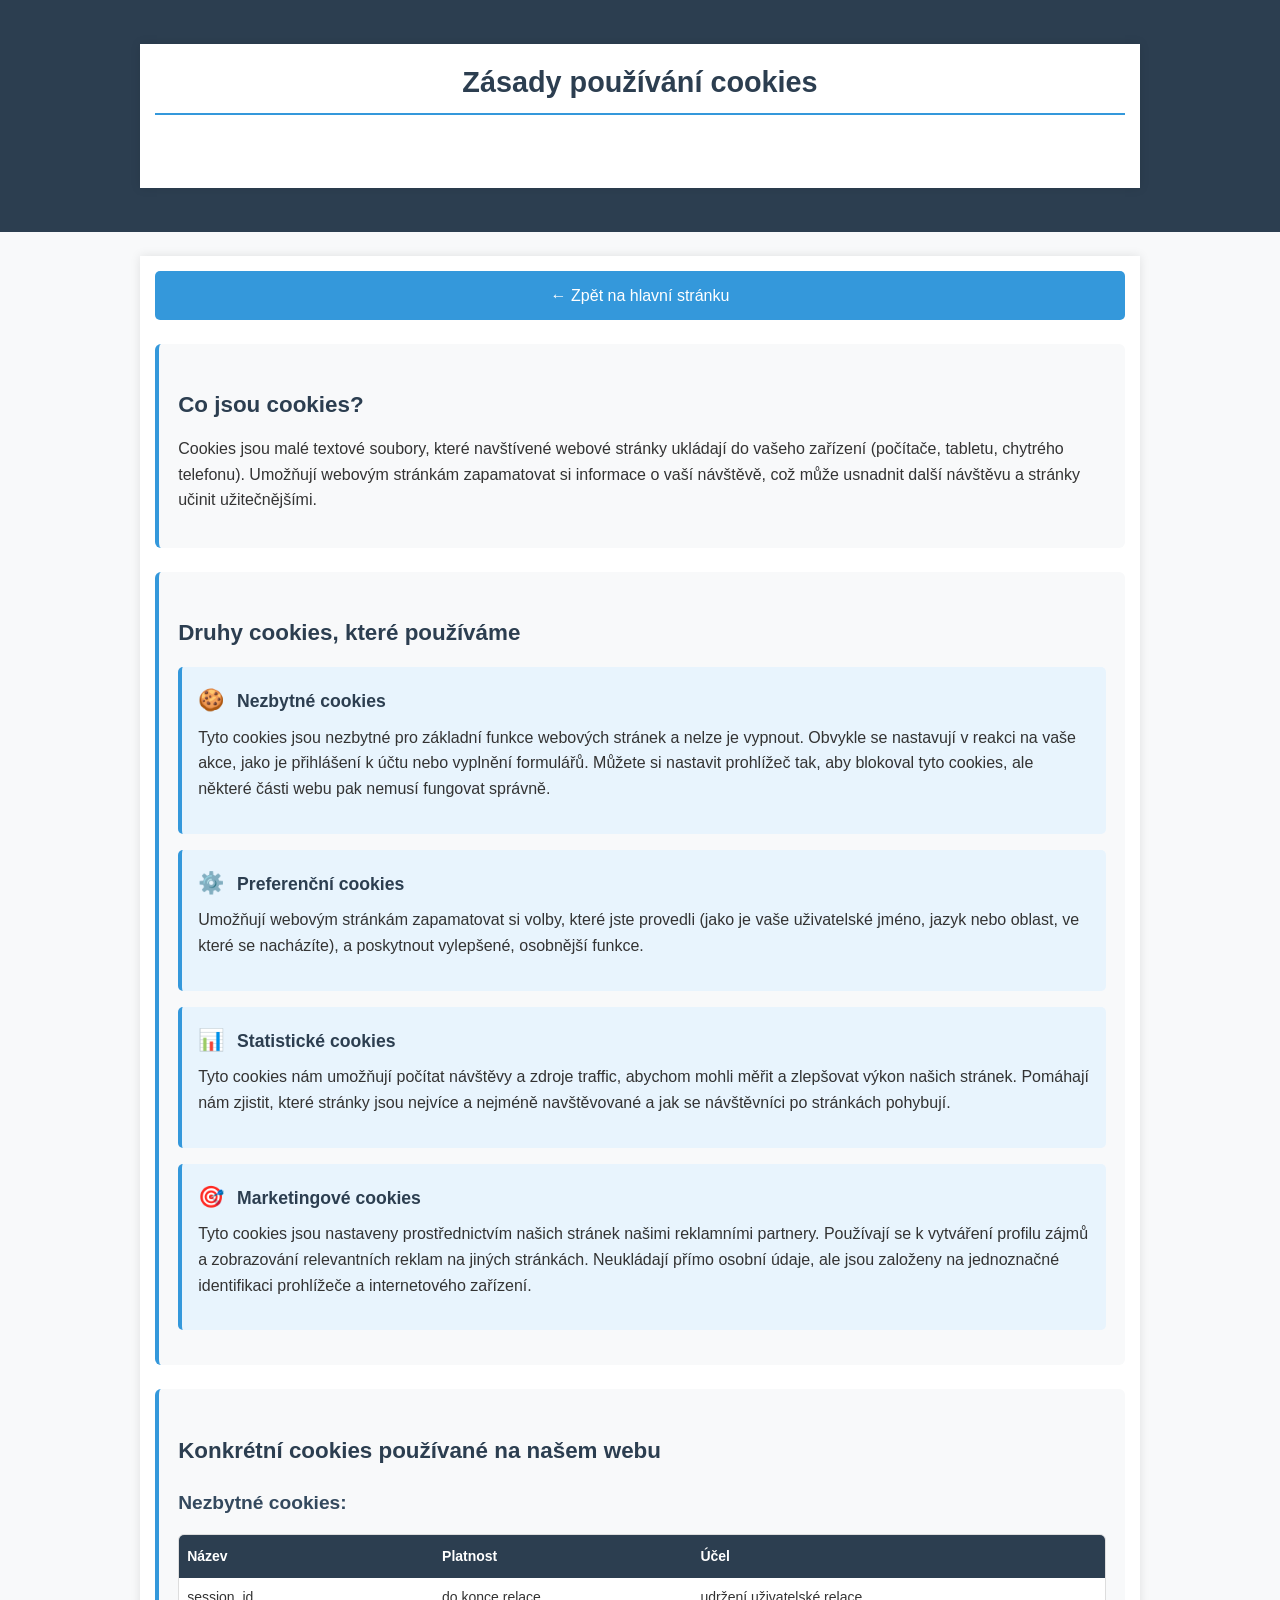
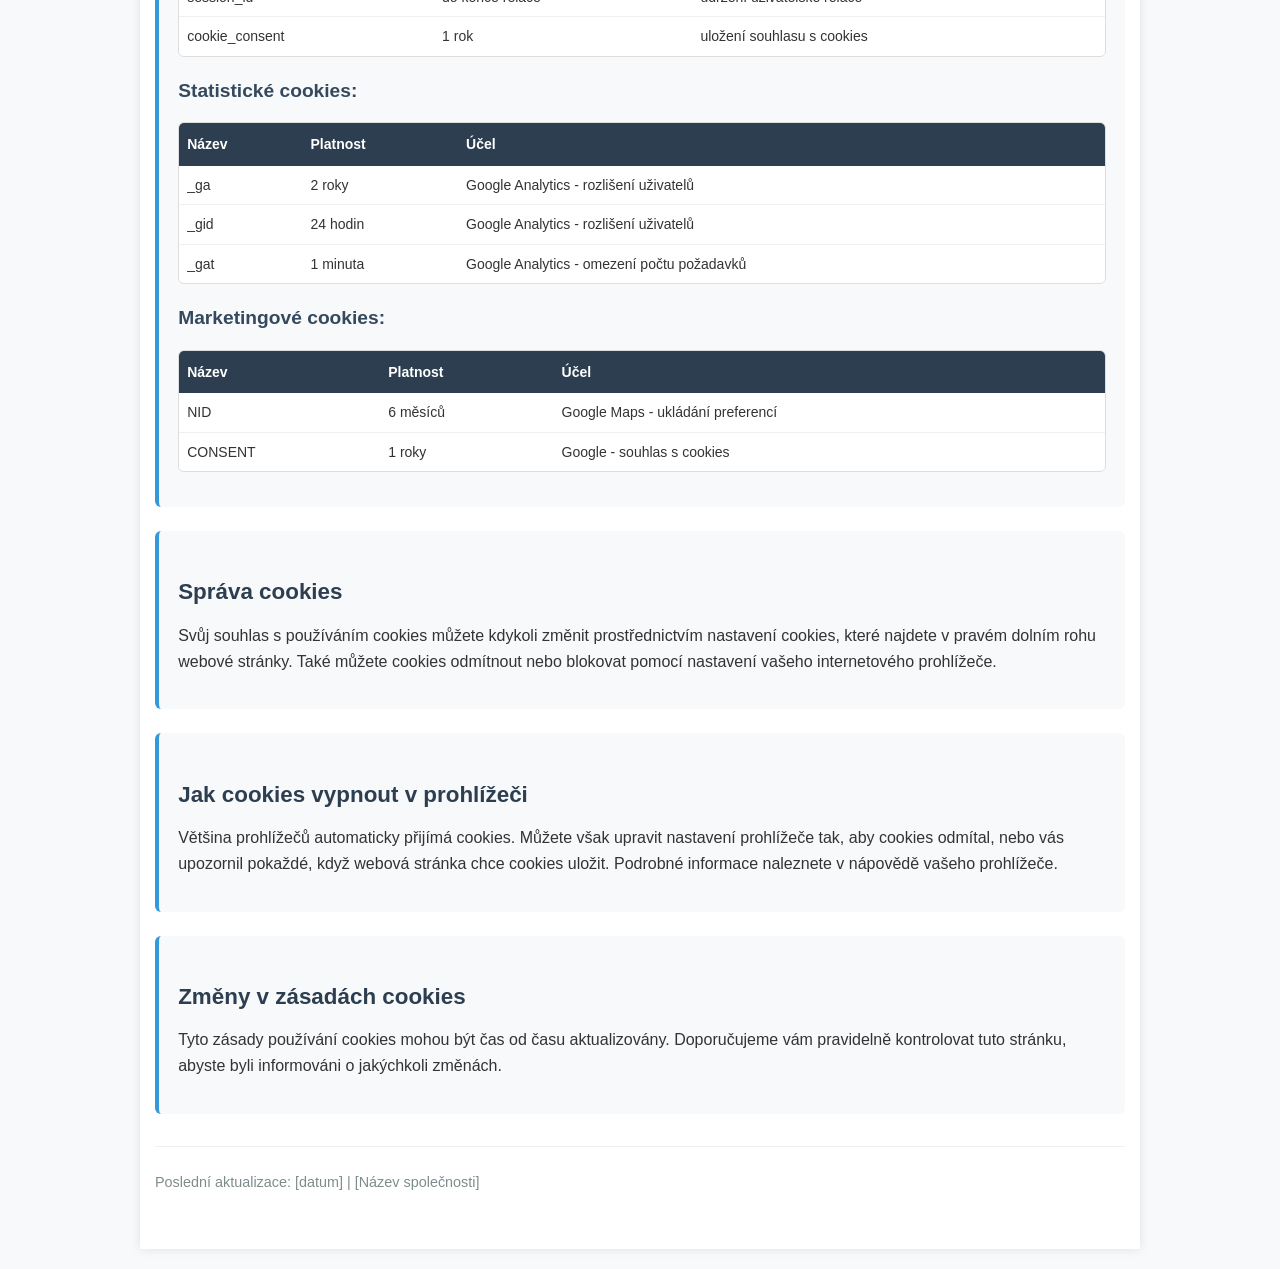
<file: cookies.html>
<!DOCTYPE html>
<html lang="cs">
<head>
    <meta charset="UTF-8">
    <meta name="viewport" content="width=device-width, initial-scale=1.0">
    <title>Zásady používání cookies | Vaswebhned</title>
    <style>
        * {
            margin: 0;
            padding: 0;
            box-sizing: border-box;
        }
        
        body {
            font-family: 'Segoe UI', Tahoma, Geneva, Verdana, sans-serif;
            line-height: 1.6;
            color: #333;
            background-color: #f8f9fa;
            font-size: 16px;
        }
        
        .container {
            max-width: 1000px;
            margin: 0 auto;
            padding: 15px;
            background: white;
            box-shadow: 0 0 10px rgba(0,0,0,0.1);
        }
        
        .header {
            background: #2c3e50;
            color: white;
            padding: 1.5rem 0;
            text-align: center;
            margin-bottom: 1.5rem;
        }
        
        .back-button {
            display: inline-block;
            background: #3498db;
            color: white;
            padding: 12px 20px;
            text-decoration: none;
            border-radius: 5px;
            font-weight: 500;
            transition: background 0.3s;
            margin-bottom: 1.5rem;
            font-size: 16px;
            width: 100%;
            text-align: center;
        }
        
        .back-button:hover {
            background: #2980b9;
        }
        
        h1 {
            color: #2c3e50;
            margin-bottom: 1rem;
            font-size: 1.8rem;
            border-bottom: 2px solid #3498db;
            padding-bottom: 0.5rem;
            word-wrap: break-word;
        }
        
        h2 {
            color: #2c3e50;
            margin: 1.5rem 0 0.8rem 0;
            font-size: 1.4rem;
            word-wrap: break-word;
        }
        
        h3 {
            color: #34495e;
            margin: 1.2rem 0 0.6rem 0;
            font-size: 1.2rem;
            word-wrap: break-word;
        }
        
        h4 {
            color: #2c3e50;
            margin-bottom: 0.5rem;
            font-size: 1.1rem;
            word-wrap: break-word;
        }
        
        p {
            margin-bottom: 1rem;
            text-align: left;
            word-wrap: break-word;
        }
        
        ul {
            margin: 0.8rem 0;
            padding-left: 1.5rem;
        }
        
        li {
            margin-bottom: 0.5rem;
            word-wrap: break-word;
        }
        
        .section {
            margin-bottom: 1.5rem;
            padding: 1.2rem;
            background: #f8f9fa;
            border-radius: 6px;
            border-left: 4px solid #3498db;
        }
        
        .cookie-type {
            background: #e8f4fd;
            padding: 1rem;
            border-radius: 5px;
            margin: 1rem 0;
            border-left: 4px solid #3498db;
        }
        
        /* Responzivní tabulka */
        .table-container {
            overflow-x: auto;
            margin: 1rem 0;
            -webkit-overflow-scrolling: touch;
            border: 1px solid #ddd;
            border-radius: 6px;
        }
        
        .cookie-table {
            width: 100%;
            border-collapse: collapse;
            background: white;
            min-width: 300px;
        }
        
        .cookie-table th {
            background: #2c3e50;
            color: white;
            padding: 10px 8px;
            text-align: left;
            font-weight: 600;
            font-size: 14px;
            white-space: nowrap;
        }
        
        .cookie-table td {
            padding: 8px;
            border-bottom: 1px solid #ecf0f1;
            font-size: 14px;
            word-wrap: break-word;
        }
        
        .cookie-table tr:last-child td {
            border-bottom: none;
        }
        
        .cookie-table tr:hover {
            background: #f8f9fa;
        }
        
        .footer {
            text-align: center;
            margin-top: 2rem;
            padding: 1.5rem 0;
            color: #7f8c8d;
            font-size: 0.9rem;
            border-top: 1px solid #ecf0f1;
        }
        
        /* Mobile first - velmi malé obrazovky */
        @media (max-width: 480px) {
            body {
                font-size: 15px;
                line-height: 1.5;
            }
            
            .container {
                padding: 10px;
                margin: 5px;
                box-shadow: none;
            }
            
            .header {
                padding: 1rem 0;
                margin: -10px -10px 1rem -10px;
                border-radius: 0;
            }
            
            h1 {
                font-size: 1.5rem;
                margin-bottom: 0.8rem;
            }
            
            h2 {
                font-size: 1.3rem;
                margin: 1.2rem 0 0.6rem 0;
            }
            
            h3 {
                font-size: 1.1rem;
            }
            
            h4 {
                font-size: 1rem;
            }
            
            .section {
                padding: 1rem;
                margin-bottom: 1rem;
            }
            
            .cookie-type {
                padding: 0.8rem;
                margin: 0.8rem 0;
            }
            
            .back-button {
                padding: 10px 15px;
                font-size: 15px;
                margin-bottom: 1rem;
            }
            
            .cookie-table th,
            .cookie-table td {
                padding: 6px 4px;
                font-size: 13px;
            }
            
            ul {
                padding-left: 1.2rem;
            }
            
            .table-container {
                margin: 0.8rem 0;
                border-radius: 4px;
            }
        }
        
        /* Střední obrazovky */
        @media (min-width: 481px) and (max-width: 768px) {
            .container {
                padding: 15px;
                margin: 10px;
            }
            
            h1 {
                font-size: 1.6rem;
            }
            
            .cookie-table th,
            .cookie-table td {
                padding: 8px 6px;
                font-size: 14px;
            }
        }
        
        /* Velké obrazovky */
        @media (min-width: 769px) {
            .container {
                margin-top: 20px;
                margin-bottom: 20px;
            }
        }
        
        /* Zajištění čitelnosti na velmi malých zařízeních */
        @media (max-width: 360px) {
            body {
                font-size: 14px;
            }
            
            .container {
                padding: 8px;
            }
            
            h1 {
                font-size: 1.3rem;
            }
            
            h2 {
                font-size: 1.2rem;
            }
            
            h3 {
                font-size: 1.1rem;
            }
            
            h4 {
                font-size: 1rem;
            }
            
            .section {
                padding: 0.8rem;
            }
            
            .cookie-type {
                padding: 0.7rem;
            }
            
            .cookie-table {
                font-size: 12px;
            }
            
            .cookie-table th,
            .cookie-table td {
                padding: 5px 3px;
                font-size: 12px;
            }
        }
        
        /* Zvýraznění důležitých částí */
        strong {
            color: #2c3e50;
        }
        
        /* Zlepšení čitelnosti dlouhých slov */
        .break-word {
            word-break: break-word;
            overflow-wrap: break-word;
        }
        
        /* Ikony pro cookie typy */
        .cookie-icon {
            margin-right: 8px;
            font-size: 1.2em;
        }
    </style>
</head>
<body>
    <div class="header">
        <div class="container">
            <h1>Zásady používání cookies</h1>
            <p>Cookie Policy</p>
        </div>
    </div>

    <div class="container">
        <a href="index.html" class="back-button">← Zpět na hlavní stránku</a>

        <div class="section">
            <h2>Co jsou cookies?</h2>
            <p>Cookies jsou malé textové soubory, které navštívené webové stránky ukládají do vašeho zařízení (počítače, tabletu, chytrého telefonu). Umožňují webovým stránkám zapamatovat si informace o vaší návštěvě, což může usnadnit další návštěvu a stránky učinit užitečnějšími.</p>
        </div>

        <div class="section">
            <h2>Druhy cookies, které používáme</h2>
            
            <div class="cookie-type">
                <h4><span class="cookie-icon">🍪</span> Nezbytné cookies</h4>
                <p>Tyto cookies jsou nezbytné pro základní funkce webových stránek a nelze je vypnout. Obvykle se nastavují v reakci na vaše akce, jako je přihlášení k účtu nebo vyplnění formulářů. Můžete si nastavit prohlížeč tak, aby blokoval tyto cookies, ale některé části webu pak nemusí fungovat správně.</p>
            </div>
            
            <div class="cookie-type">
                <h4><span class="cookie-icon">⚙️</span> Preferenční cookies</h4>
                <p>Umožňují webovým stránkám zapamatovat si volby, které jste provedli (jako je vaše uživatelské jméno, jazyk nebo oblast, ve které se nacházíte), a poskytnout vylepšené, osobnější funkce.</p>
            </div>
            
            <div class="cookie-type">
                <h4><span class="cookie-icon">📊</span> Statistické cookies</h4>
                <p>Tyto cookies nám umožňují počítat návštěvy a zdroje traffic, abychom mohli měřit a zlepšovat výkon našich stránek. Pomáhají nám zjistit, které stránky jsou nejvíce a nejméně navštěvované a jak se návštěvníci po stránkách pohybují.</p>
            </div>
            
            <div class="cookie-type">
                <h4><span class="cookie-icon">🎯</span> Marketingové cookies</h4>
                <p>Tyto cookies jsou nastaveny prostřednictvím našich stránek našimi reklamními partnery. Používají se k vytváření profilu zájmů a zobrazování relevantních reklam na jiných stránkách. Neukládají přímo osobní údaje, ale jsou založeny na jednoznačné identifikaci prohlížeče a internetového zařízení.</p>
            </div>
        </div>

        <div class="section">
            <h2>Konkrétní cookies používané na našem webu</h2>
            
            <h3>Nezbytné cookies:</h3>
            <div class="table-container">
                <table class="cookie-table">
                    <tr>
                        <th>Název</th>
                        <th>Platnost</th>
                        <th>Účel</th>
                    </tr>
                    <tr>
                        <td>session_id</td>
                        <td>do konce relace</td>
                        <td>udržení uživatelské relace</td>
                    </tr>
                    <tr>
                        <td>cookie_consent</td>
                        <td>1 rok</td>
                        <td>uložení souhlasu s cookies</td>
                    </tr>
                </table>
            </div>
            
            <h3>Statistické cookies:</h3>
            <div class="table-container">
                <table class="cookie-table">
                    <tr>
                        <th>Název</th>
                        <th>Platnost</th>
                        <th>Účel</th>
                    </tr>
                    <tr>
                        <td>_ga</td>
                        <td>2 roky</td>
                        <td>Google Analytics - rozlišení uživatelů</td>
                    </tr>
                    <tr>
                        <td>_gid</td>
                        <td>24 hodin</td>
                        <td>Google Analytics - rozlišení uživatelů</td>
                    </tr>
                    <tr>
                        <td>_gat</td>
                        <td>1 minuta</td>
                        <td>Google Analytics - omezení počtu požadavků</td>
                    </tr>
                </table>
            </div>
            
            <h3>Marketingové cookies:</h3>
            <div class="table-container">
                <table class="cookie-table">
                    <tr>
                        <th>Název</th>
                        <th>Platnost</th>
                        <th>Účel</th>
                    </tr>
                    <tr>
                        <td>NID</td>
                        <td>6 měsíců</td>
                        <td>Google Maps - ukládání preferencí</td>
                    </tr>
                    <tr>
                        <td>CONSENT</td>
                        <td>1 roky</td>
                        <td>Google - souhlas s cookies</td>
                    </tr>
                </table>
            </div>
        </div>

        <div class="section">
            <h2>Správa cookies</h2>
            <p>Svůj souhlas s používáním cookies můžete kdykoli změnit prostřednictvím nastavení cookies, které najdete v pravém dolním rohu webové stránky. Také můžete cookies odmítnout nebo blokovat pomocí nastavení vašeho internetového prohlížeče.</p>
        </div>

        <div class="section">
            <h2>Jak cookies vypnout v prohlížeči</h2>
            <p>Většina prohlížečů automaticky přijímá cookies. Můžete však upravit nastavení prohlížeče tak, aby cookies odmítal, nebo vás upozornil pokaždé, když webová stránka chce cookies uložit. Podrobné informace naleznete v nápovědě vašeho prohlížeče.</p>
        </div>

        <div class="section">
            <h2>Změny v zásadách cookies</h2>
            <p>Tyto zásady používání cookies mohou být čas od času aktualizovány. Doporučujeme vám pravidelně kontrolovat tuto stránku, abyste byli informováni o jakýchkoli změnách.</p>
        </div>

        <div class="footer">
            <p>Poslední aktualizace: [datum] | [Název společnosti]</p>
        </div>
    </div>
</body>
</html>
</file>
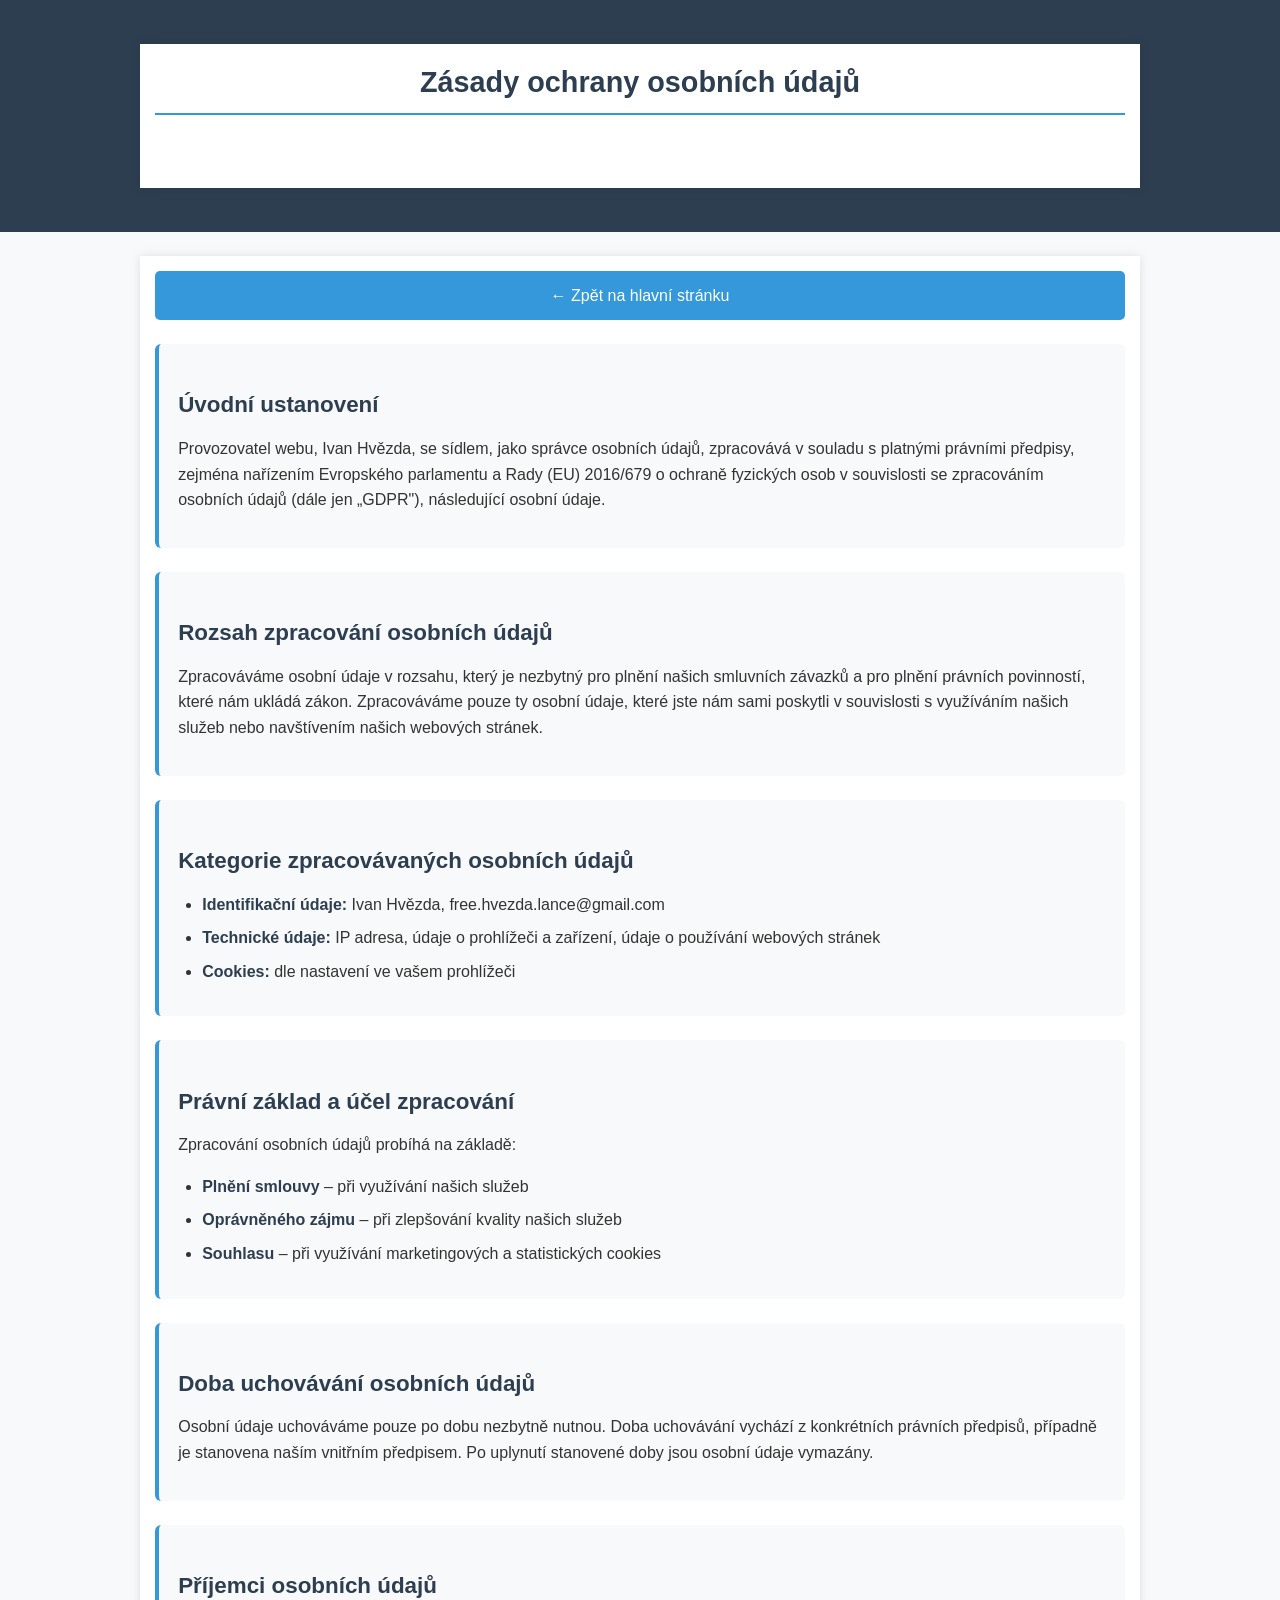
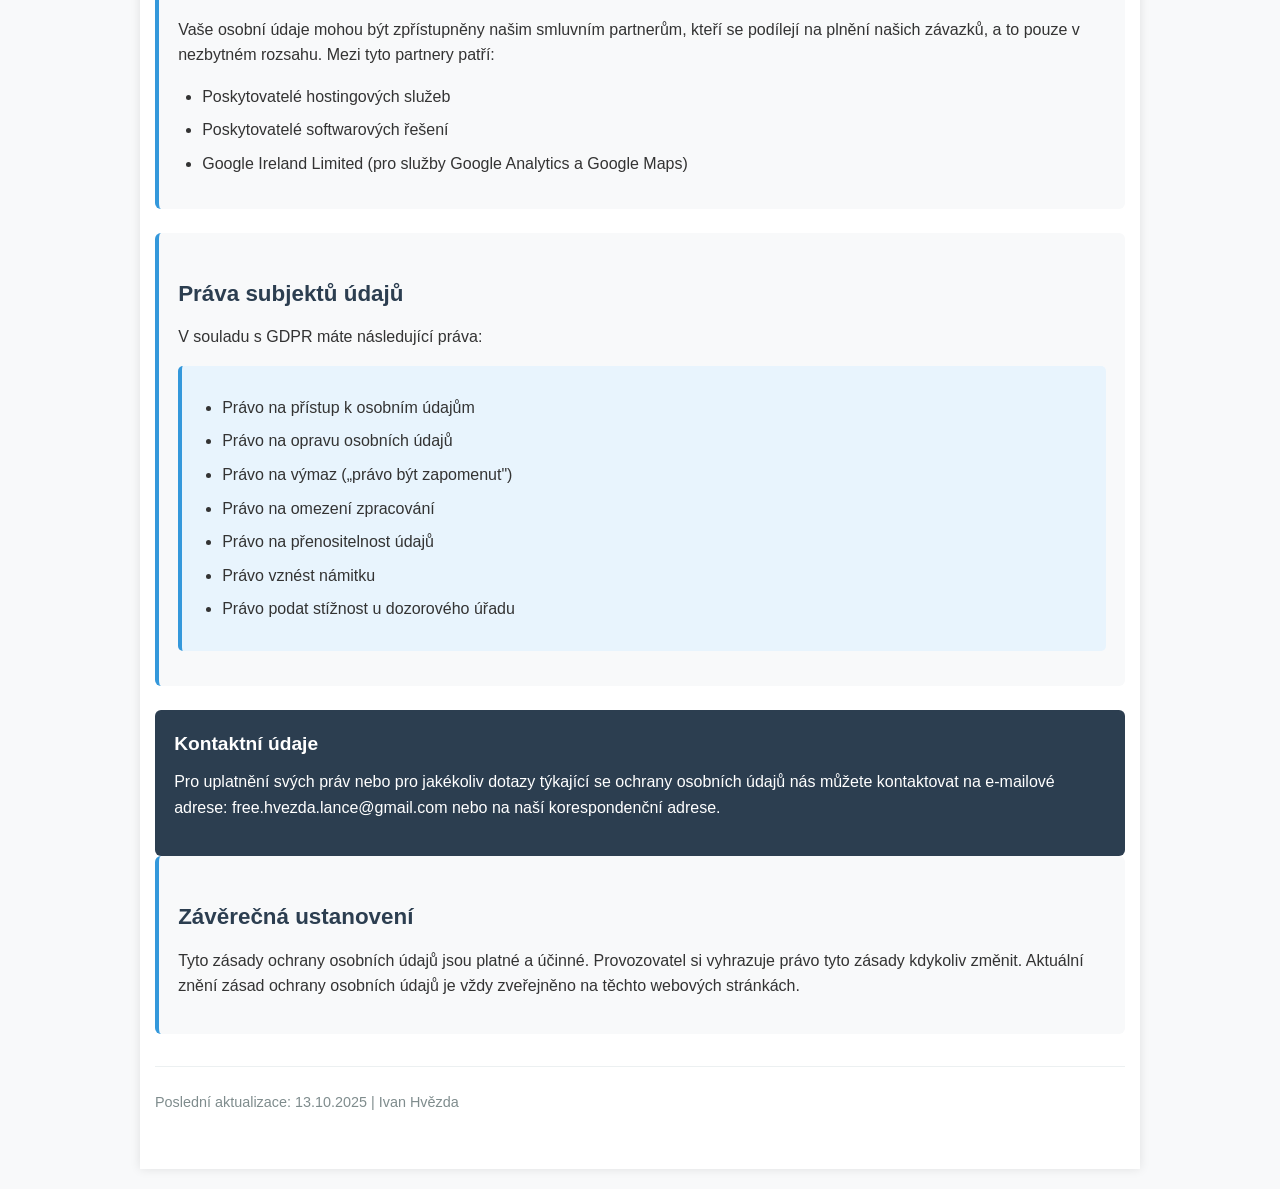
<file: gdpr.html>
<!DOCTYPE html>
<html lang="cs">
<head>
    <meta charset="UTF-8">
    <meta name="viewport" content="width=device-width, initial-scale=1.0">
    <title>Zásady ochrany osobních údajů | Vaswebhned</title>
    <style>
        * {
            margin: 0;
            padding: 0;
            box-sizing: border-box;
        }
        
        body {
            font-family: 'Segoe UI', Tahoma, Geneva, Verdana, sans-serif;
            line-height: 1.6;
            color: #333;
            background-color: #f8f9fa;
            font-size: 16px;
        }
        
        .container {
            max-width: 1000px;
            margin: 0 auto;
            padding: 15px;
            background: white;
            box-shadow: 0 0 10px rgba(0,0,0,0.1);
        }
        
        .header {
            background: #2c3e50;
            color: white;
            padding: 1.5rem 0;
            text-align: center;
            margin-bottom: 1.5rem;
        }
        
        .back-button {
            display: inline-block;
            background: #3498db;
            color: white;
            padding: 12px 20px;
            text-decoration: none;
            border-radius: 5px;
            font-weight: 500;
            transition: background 0.3s;
            margin-bottom: 1.5rem;
            font-size: 16px;
            width: 100%;
            text-align: center;
        }
        
        .back-button:hover {
            background: #2980b9;
        }
        
        h1 {
            color: #2c3e50;
            margin-bottom: 1rem;
            font-size: 1.8rem;
            border-bottom: 2px solid #3498db;
            padding-bottom: 0.5rem;
            word-wrap: break-word;
        }
        
        h2 {
            color: #2c3e50;
            margin: 1.5rem 0 0.8rem 0;
            font-size: 1.4rem;
            word-wrap: break-word;
        }
        
        h3 {
            color: #34495e;
            margin: 1.2rem 0 0.6rem 0;
            font-size: 1.2rem;
            word-wrap: break-word;
        }
        
        p {
            margin-bottom: 1rem;
            text-align: left;
            word-wrap: break-word;
        }
        
        ul {
            margin: 0.8rem 0;
            padding-left: 1.5rem;
        }
        
        li {
            margin-bottom: 0.5rem;
            word-wrap: break-word;
        }
        
        .section {
            margin-bottom: 1.5rem;
            padding: 1.2rem;
            background: #f8f9fa;
            border-radius: 6px;
            border-left: 4px solid #3498db;
        }
        
        .highlight {
            background: #e8f4fd;
            padding: 1rem;
            border-radius: 5px;
            margin: 1rem 0;
            border-left: 4px solid #3498db;
        }
        
        .contact-info {
            background: #2c3e50;
            color: white;
            padding: 1.2rem;
            border-radius: 6px;
            margin-top: 1.5rem;
        }
        
        .contact-info h3 {
            color: white;
            margin-top: 0;
        }
        
        .footer {
            text-align: center;
            margin-top: 2rem;
            padding: 1.5rem 0;
            color: #7f8c8d;
            font-size: 0.9rem;
            border-top: 1px solid #ecf0f1;
        }
        
        /* Responzivní tabulka */
        .table-container {
            overflow-x: auto;
            margin: 1rem 0;
            -webkit-overflow-scrolling: touch;
        }
        
        .cookie-table {
            width: 100%;
            border-collapse: collapse;
            background: white;
            border-radius: 6px;
            overflow: hidden;
            box-shadow: 0 1px 3px rgba(0,0,0,0.1);
            min-width: 300px;
        }
        
        .cookie-table th {
            background: #2c3e50;
            color: white;
            padding: 10px 8px;
            text-align: left;
            font-weight: 600;
            font-size: 14px;
            white-space: nowrap;
        }
        
        .cookie-table td {
            padding: 8px;
            border-bottom: 1px solid #ecf0f1;
            font-size: 14px;
            word-wrap: break-word;
        }
        
        .cookie-table tr:hover {
            background: #f8f9fa;
        }
        
        /* Mobile first - velmi malé obrazovky */
        @media (max-width: 480px) {
            body {
                font-size: 15px;
                line-height: 1.5;
            }
            
            .container {
                padding: 10px;
                margin: 5px;
                box-shadow: none;
            }
            
            .header {
                padding: 1rem 0;
                margin: -10px -10px 1rem -10px;
                border-radius: 0;
            }
            
            h1 {
                font-size: 1.5rem;
                margin-bottom: 0.8rem;
            }
            
            h2 {
                font-size: 1.3rem;
                margin: 1.2rem 0 0.6rem 0;
            }
            
            h3 {
                font-size: 1.1rem;
            }
            
            .section {
                padding: 1rem;
                margin-bottom: 1rem;
            }
            
            .back-button {
                padding: 10px 15px;
                font-size: 15px;
                margin-bottom: 1rem;
            }
            
            .cookie-table th,
            .cookie-table td {
                padding: 6px 4px;
                font-size: 13px;
            }
            
            ul {
                padding-left: 1.2rem;
            }
        }
        
        /* Střední obrazovky */
        @media (min-width: 481px) and (max-width: 768px) {
            .container {
                padding: 15px;
                margin: 10px;
            }
            
            h1 {
                font-size: 1.6rem;
            }
            
            .cookie-table th,
            .cookie-table td {
                padding: 8px 6px;
                font-size: 14px;
            }
        }
        
        /* Velké obrazovky */
        @media (min-width: 769px) {
            .container {
                margin-top: 20px;
                margin-bottom: 20px;
            }
        }
        
        /* Zajištění čitelnosti na velmi malých zařízeních */
        @media (max-width: 360px) {
            body {
                font-size: 14px;
            }
            
            .container {
                padding: 8px;
            }
            
            h1 {
                font-size: 1.3rem;
            }
            
            h2 {
                font-size: 1.2rem;
            }
            
            .section {
                padding: 0.8rem;
            }
            
            .cookie-table {
                font-size: 12px;
            }
            
            .cookie-table th,
            .cookie-table td {
                padding: 5px 3px;
                font-size: 12px;
            }
        }
        
        /* Zvýraznění důležitých částí */
        strong {
            color: #2c3e50;
        }
        
        /* Zlepšení čitelnosti dlouhých slov */
        .break-word {
            word-break: break-word;
            overflow-wrap: break-word;
        }
    </style>
</head>
<body>
    <div class="header">
        <div class="container">
            <h1>Zásady ochrany osobních údajů</h1>
            <p>GDPR Policy</p>
        </div>
    </div>

    <div class="container">
        <a href="index.html" class="back-button">← Zpět na hlavní stránku</a>

        <div class="section">
            <h2>Úvodní ustanovení</h2>
            <p>Provozovatel webu, Ivan Hvězda, se sídlem, jako správce osobních údajů, zpracovává v souladu s platnými právními předpisy, zejména nařízením Evropského parlamentu a Rady (EU) 2016/679 o ochraně fyzických osob v souvislosti se zpracováním osobních údajů (dále jen „GDPR"), následující osobní údaje.</p>
        </div>

        <div class="section">
            <h2>Rozsah zpracování osobních údajů</h2>
            <p>Zpracováváme osobní údaje v rozsahu, který je nezbytný pro plnění našich smluvních závazků a pro plnění právních povinností, které nám ukládá zákon. Zpracováváme pouze ty osobní údaje, které jste nám sami poskytli v souvislosti s využíváním našich služeb nebo navštívením našich webových stránek.</p>
        </div>

        <div class="section">
            <h2>Kategorie zpracovávaných osobních údajů</h2>
            <ul>
                <li><strong>Identifikační údaje:</strong> Ivan Hvězda, free.hvezda.lance@gmail.com</li>
                <li><strong>Technické údaje:</strong> IP adresa, údaje o prohlížeči a zařízení, údaje o používání webových stránek</li>
                <li><strong>Cookies:</strong> dle nastavení ve vašem prohlížeči</li>
            </ul>
        </div>

        <div class="section">
            <h2>Právní základ a účel zpracování</h2>
            <p>Zpracování osobních údajů probíhá na základě:</p>
            <ul>
                <li><strong>Plnění smlouvy</strong> – při využívání našich služeb</li>
                <li><strong>Oprávněného zájmu</strong> – při zlepšování kvality našich služeb</li>
                <li><strong>Souhlasu</strong> – při využívání marketingových a statistických cookies</li>
            </ul>
        </div>

        <div class="section">
            <h2>Doba uchovávání osobních údajů</h2>
            <p>Osobní údaje uchováváme pouze po dobu nezbytně nutnou. Doba uchovávání vychází z konkrétních právních předpisů, případně je stanovena naším vnitřním předpisem. Po uplynutí stanovené doby jsou osobní údaje vymazány.</p>
        </div>

        <div class="section">
            <h2>Příjemci osobních údajů</h2>
            <p>Vaše osobní údaje mohou být zpřístupněny našim smluvním partnerům, kteří se podílejí na plnění našich závazků, a to pouze v nezbytném rozsahu. Mezi tyto partnery patří:</p>
            <ul>
                <li>Poskytovatelé hostingových služeb</li>
                <li>Poskytovatelé softwarových řešení</li>
                <li>Google Ireland Limited (pro služby Google Analytics a Google Maps)</li>
            </ul>
        </div>

        <div class="section">
            <h2>Práva subjektů údajů</h2>
            <p>V souladu s GDPR máte následující práva:</p>
            <div class="highlight">
                <ul>
                    <li>Právo na přístup k osobním údajům</li>
                    <li>Právo na opravu osobních údajů</li>
                    <li>Právo na výmaz („právo být zapomenut")</li>
                    <li>Právo na omezení zpracování</li>
                    <li>Právo na přenositelnost údajů</li>
                    <li>Právo vznést námitku</li>
                    <li>Právo podat stížnost u dozorového úřadu</li>
                </ul>
            </div>
        </div>

        <div class="contact-info">
            <h3>Kontaktní údaje</h3>
            <p>Pro uplatnění svých práv nebo pro jakékoliv dotazy týkající se ochrany osobních údajů nás můžete kontaktovat na e-mailové adrese: free.hvezda.lance@gmail.com nebo na naší korespondenční adrese.</p>
        </div>

        <div class="section">
            <h2>Závěrečná ustanovení</h2>
            <p>Tyto zásady ochrany osobních údajů jsou platné a účinné. Provozovatel si vyhrazuje právo tyto zásady kdykoliv změnit. Aktuální znění zásad ochrany osobních údajů je vždy zveřejněno na těchto webových stránkách.</p>
        </div>

        <div class="footer">
            <p>Poslední aktualizace: 13.10.2025 | Ivan Hvězda</p>
        </div>
    </div>
</body>

</html>
</file>
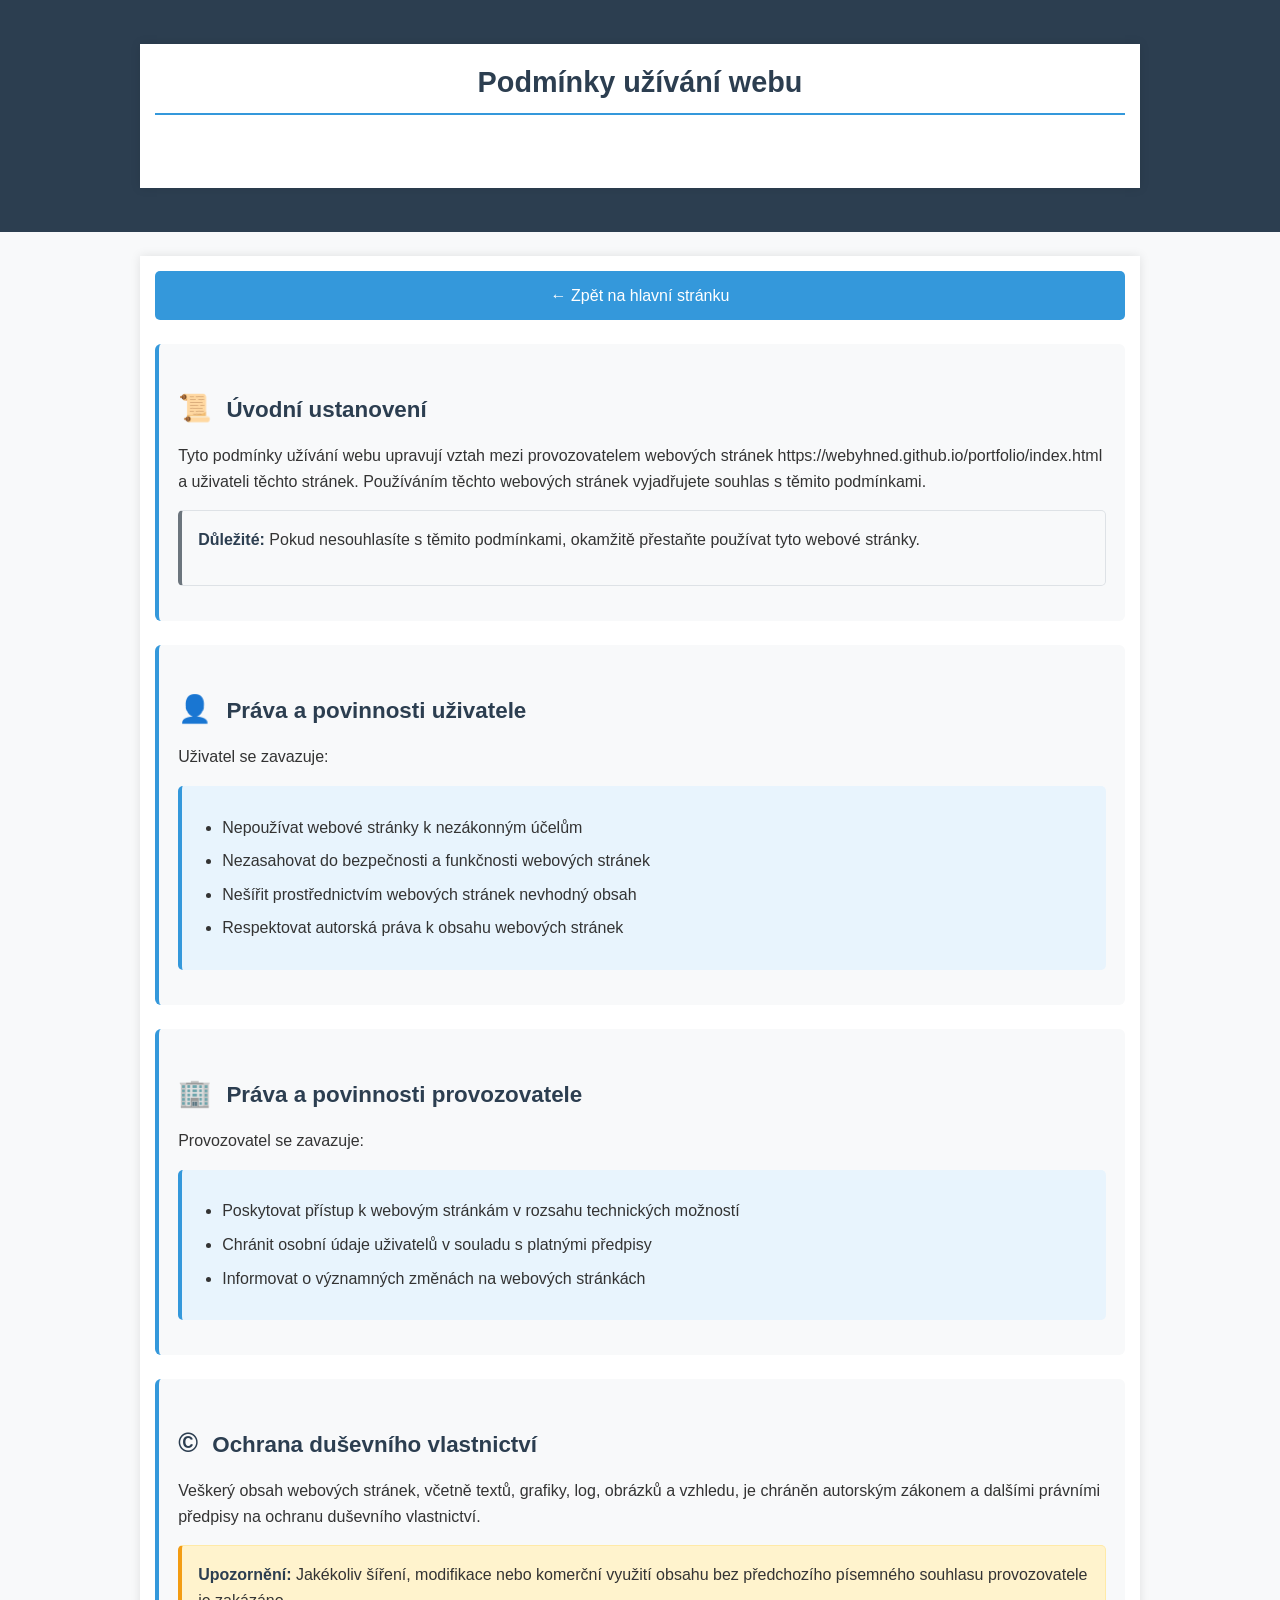
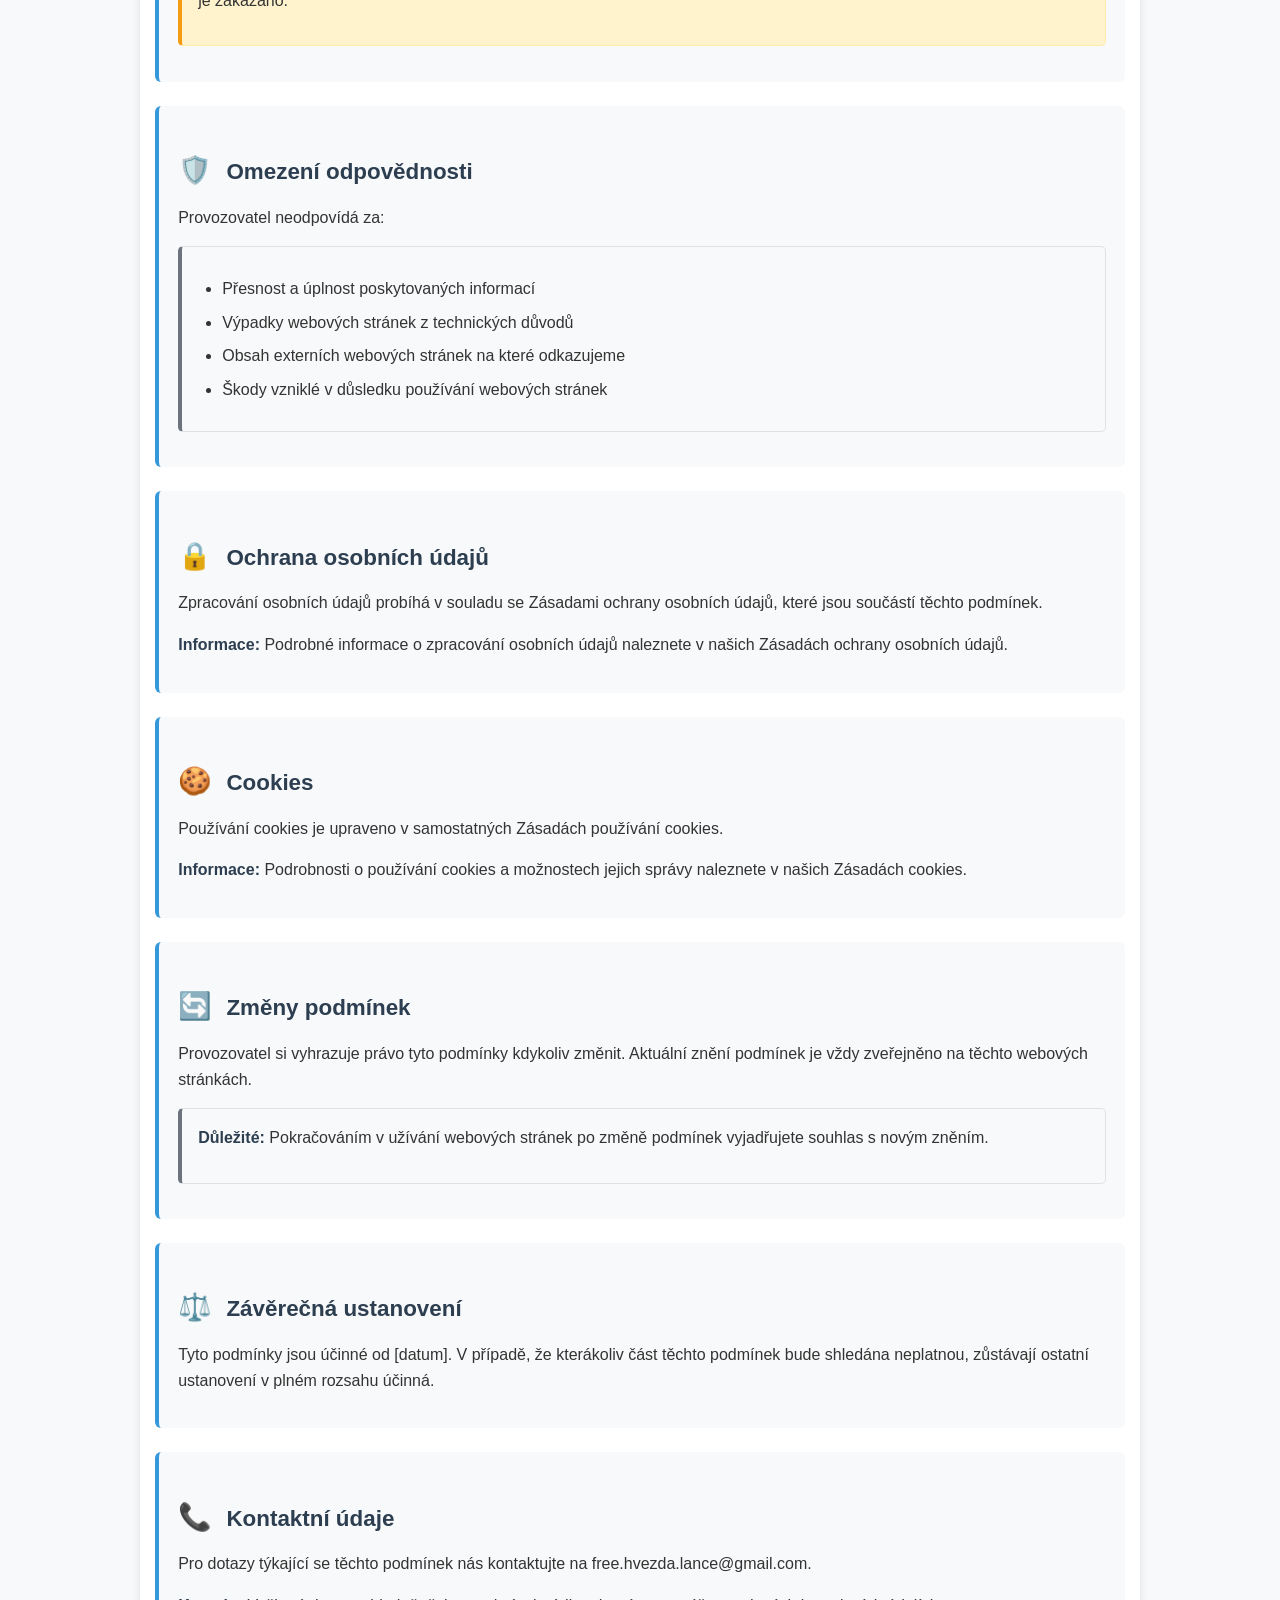
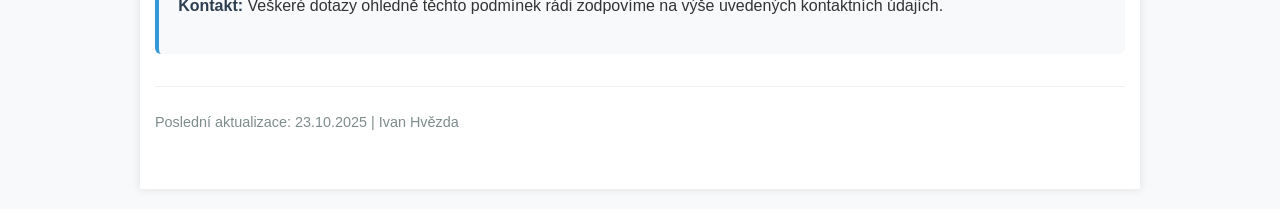
<file: podminkyprouzivaniwebu.html>
<!DOCTYPE html>
<html lang="cs">
<head>
    <meta charset="UTF-8">
    <meta name="viewport" content="width=device-width, initial-scale=1.0">
    <title>Podmínky užívání webu | Vaswebhned</title>
    <style>
        * {
            margin: 0;
            padding: 0;
            box-sizing: border-box;
        }
        
        body {
            font-family: 'Segoe UI', Tahoma, Geneva, Verdana, sans-serif;
            line-height: 1.6;
            color: #333;
            background-color: #f8f9fa;
            font-size: 16px;
        }
        
        .container {
            max-width: 1000px;
            margin: 0 auto;
            padding: 15px;
            background: white;
            box-shadow: 0 0 10px rgba(0,0,0,0.1);
        }
        
        .header {
            background: #2c3e50;
            color: white;
            padding: 1.5rem 0;
            text-align: center;
            margin-bottom: 1.5rem;
        }
        
        .back-button {
            display: inline-block;
            background: #3498db;
            color: white;
            padding: 12px 20px;
            text-decoration: none;
            border-radius: 5px;
            font-weight: 500;
            transition: background 0.3s;
            margin-bottom: 1.5rem;
            font-size: 16px;
            width: 100%;
            text-align: center;
        }
        
        .back-button:hover {
            background: #2980b9;
        }
        
        h1 {
            color: #2c3e50;
            margin-bottom: 1rem;
            font-size: 1.8rem;
            border-bottom: 2px solid #3498db;
            padding-bottom: 0.5rem;
            word-wrap: break-word;
        }
        
        h2 {
            color: #2c3e50;
            margin: 1.5rem 0 0.8rem 0;
            font-size: 1.4rem;
            word-wrap: break-word;
        }
        
        h3 {
            color: #34495e;
            margin: 1.2rem 0 0.6rem 0;
            font-size: 1.2rem;
            word-wrap: break-word;
        }
        
        p {
            margin-bottom: 1rem;
            text-align: left;
            word-wrap: break-word;
        }
        
        ul {
            margin: 0.8rem 0;
            padding-left: 1.5rem;
        }
        
        li {
            margin-bottom: 0.5rem;
            word-wrap: break-word;
        }
        
        .section {
            margin-bottom: 1.5rem;
            padding: 1.2rem;
            background: #f8f9fa;
            border-radius: 6px;
            border-left: 4px solid #3498db;
        }
        
        .obligation-box {
            background: #e8f4fd;
            padding: 1rem;
            border-radius: 5px;
            margin: 1rem 0;
            border-left: 4px solid #3498db;
        }
        
        .warning-box {
            background: #fff3cd;
            border: 1px solid #ffeaa7;
            border-left: 4px solid #f39c12;
            padding: 1rem;
            border-radius: 5px;
            margin: 1rem 0;
        }
        
        .legal-box {
            background: #f8f9fa;
            border: 1px solid #dee2e6;
            border-left: 4px solid #6c757d;
            padding: 1rem;
            border-radius: 5px;
            margin: 1rem 0;
        }
        
        .footer {
            text-align: center;
            margin-top: 2rem;
            padding: 1.5rem 0;
            color: #7f8c8d;
            font-size: 0.9rem;
            border-top: 1px solid #ecf0f1;
        }
        
        /* Mobile first - velmi malé obrazovky */
        @media (max-width: 480px) {
            body {
                font-size: 15px;
                line-height: 1.5;
            }
            
            .container {
                padding: 10px;
                margin: 5px;
                box-shadow: none;
            }
            
            .header {
                padding: 1rem 0;
                margin: -10px -10px 1rem -10px;
                border-radius: 0;
            }
            
            h1 {
                font-size: 1.5rem;
                margin-bottom: 0.8rem;
            }
            
            h2 {
                font-size: 1.3rem;
                margin: 1.2rem 0 0.6rem 0;
            }
            
            h3 {
                font-size: 1.1rem;
            }
            
            .section {
                padding: 1rem;
                margin-bottom: 1rem;
            }
            
            .back-button {
                padding: 10px 15px;
                font-size: 15px;
                margin-bottom: 1rem;
            }
            
            .obligation-box,
            .warning-box,
            .legal-box {
                padding: 0.8rem;
                margin: 0.8rem 0;
            }
            
            ul {
                padding-left: 1.2rem;
            }
        }
        
        /* Střední obrazovky */
        @media (min-width: 481px) and (max-width: 768px) {
            .container {
                padding: 15px;
                margin: 10px;
            }
            
            h1 {
                font-size: 1.6rem;
            }
        }
        
        /* Velké obrazovky */
        @media (min-width: 769px) {
            .container {
                margin-top: 20px;
                margin-bottom: 20px;
            }
        }
        
        /* Zajištění čitelnosti na velmi malých zařízeních */
        @media (max-width: 360px) {
            body {
                font-size: 14px;
            }
            
            .container {
                padding: 8px;
            }
            
            h1 {
                font-size: 1.3rem;
            }
            
            h2 {
                font-size: 1.2rem;
            }
            
            h3 {
                font-size: 1.1rem;
            }
            
            .section {
                padding: 0.8rem;
            }
            
            .obligation-box,
            .warning-box,
            .legal-box {
                padding: 0.7rem;
            }
        }
        
        /* Zvýraznění důležitých částí */
        strong {
            color: #2c3e50;
        }
        
        /* Zlepšení čitelnosti dlouhých slov */
        .break-word {
            word-break: break-word;
            overflow-wrap: break-word;
        }
        
        /* Ikony pro sekce */
        .section-icon {
            margin-right: 8px;
            font-size: 1.2em;
        }
    </style>
</head>
<body>
    <div class="header">
        <div class="container">
            <h1>Podmínky užívání webu</h1>
            <p>Terms of Use</p>
        </div>
    </div>

    <div class="container">
        <a href="index.html" class="back-button">← Zpět na hlavní stránku</a>

        <div class="section">
            <h2><span class="section-icon">📜</span> Úvodní ustanovení</h2>
            <p>Tyto podmínky užívání webu upravují vztah mezi provozovatelem webových stránek https://webyhned.github.io/portfolio/index.html a uživateli těchto stránek. Používáním těchto webových stránek vyjadřujete souhlas s těmito podmínkami.</p>
            
            <div class="legal-box">
                <p><strong>Důležité:</strong> Pokud nesouhlasíte s těmito podmínkami, okamžitě přestaňte používat tyto webové stránky.</p>
            </div>
        </div>

        <div class="section">
            <h2><span class="section-icon">👤</span> Práva a povinnosti uživatele</h2>
            <p>Uživatel se zavazuje:</p>
            
            <div class="obligation-box">
                <ul>
                    <li>Nepoužívat webové stránky k nezákonným účelům</li>
                    <li>Nezasahovat do bezpečnosti a funkčnosti webových stránek</li>
                    <li>Nešířit prostřednictvím webových stránek nevhodný obsah</li>
                    <li>Respektovat autorská práva k obsahu webových stránek</li>
                </ul>
            </div>
        </div>

        <div class="section">
            <h2><span class="section-icon">🏢</span> Práva a povinnosti provozovatele</h2>
            <p>Provozovatel se zavazuje:</p>
            
            <div class="obligation-box">
                <ul>
                    <li>Poskytovat přístup k webovým stránkám v rozsahu technických možností</li>
                    <li>Chránit osobní údaje uživatelů v souladu s platnými předpisy</li>
                    <li>Informovat o významných změnách na webových stránkách</li>
                </ul>
            </div>
        </div>

        <div class="section">
            <h2><span class="section-icon">©️</span> Ochrana duševního vlastnictví</h2>
            <p>Veškerý obsah webových stránek, včetně textů, grafiky, log, obrázků a vzhledu, je chráněn autorským zákonem a dalšími právními předpisy na ochranu duševního vlastnictví.</p>
            
            <div class="warning-box">
                <p><strong>Upozornění:</strong> Jakékoliv šíření, modifikace nebo komerční využití obsahu bez předchozího písemného souhlasu provozovatele je zakázáno.</p>
            </div>
        </div>

        <div class="section">
            <h2><span class="section-icon">🛡️</span> Omezení odpovědnosti</h2>
            <p>Provozovatel neodpovídá za:</p>
            
            <div class="legal-box">
                <ul>
                    <li>Přesnost a úplnost poskytovaných informací</li>
                    <li>Výpadky webových stránek z technických důvodů</li>
                    <li>Obsah externích webových stránek na které odkazujeme</li>
                    <li>Škody vzniklé v důsledku používání webových stránek</li>
                </ul>
            </div>
        </div>

        <div class="section">
            <h2><span class="section-icon">🔒</span> Ochrana osobních údajů</h2>
            <p>Zpracování osobních údajů probíhá v souladu se Zásadami ochrany osobních údajů, které jsou součástí těchto podmínek.</p>
            
            <div class="info-box">
                <p><strong>Informace:</strong> Podrobné informace o zpracování osobních údajů naleznete v našich Zásadách ochrany osobních údajů.</p>
            </div>
        </div>

        <div class="section">
            <h2><span class="section-icon">🍪</span> Cookies</h2>
            <p>Používání cookies je upraveno v samostatných Zásadách používání cookies.</p>
            
            <div class="info-box">
                <p><strong>Informace:</strong> Podrobnosti o používání cookies a možnostech jejich správy naleznete v našich Zásadách cookies.</p>
            </div>
        </div>

        <div class="section">
            <h2><span class="section-icon">🔄</span> Změny podmínek</h2>
            <p>Provozovatel si vyhrazuje právo tyto podmínky kdykoliv změnit. Aktuální znění podmínek je vždy zveřejněno na těchto webových stránkách.</p>
            
            <div class="legal-box">
                <p><strong>Důležité:</strong> Pokračováním v užívání webových stránek po změně podmínek vyjadřujete souhlas s novým zněním.</p>
            </div>
        </div>

        <div class="section">
            <h2><span class="section-icon">⚖️</span> Závěrečná ustanovení</h2>
            <p>Tyto podmínky jsou účinné od [datum]. V případě, že kterákoliv část těchto podmínek bude shledána neplatnou, zůstávají ostatní ustanovení v plném rozsahu účinná.</p>
        </div>

        <div class="section">
            <h2><span class="section-icon">📞</span> Kontaktní údaje</h2>
            <p>Pro dotazy týkající se těchto podmínek nás kontaktujte na free.hvezda.lance@gmail.com.</p>
            
            <div class="info-box">
                <p><strong>Kontakt:</strong> Veškeré dotazy ohledně těchto podmínek rádi zodpovíme na výše uvedených kontaktních údajích.</p>
            </div>
        </div>

        <div class="footer">
            <p>Poslední aktualizace: 23.10.2025 | Ivan Hvězda</p>
        </div>
    </div>
</body>

</html>
</file>
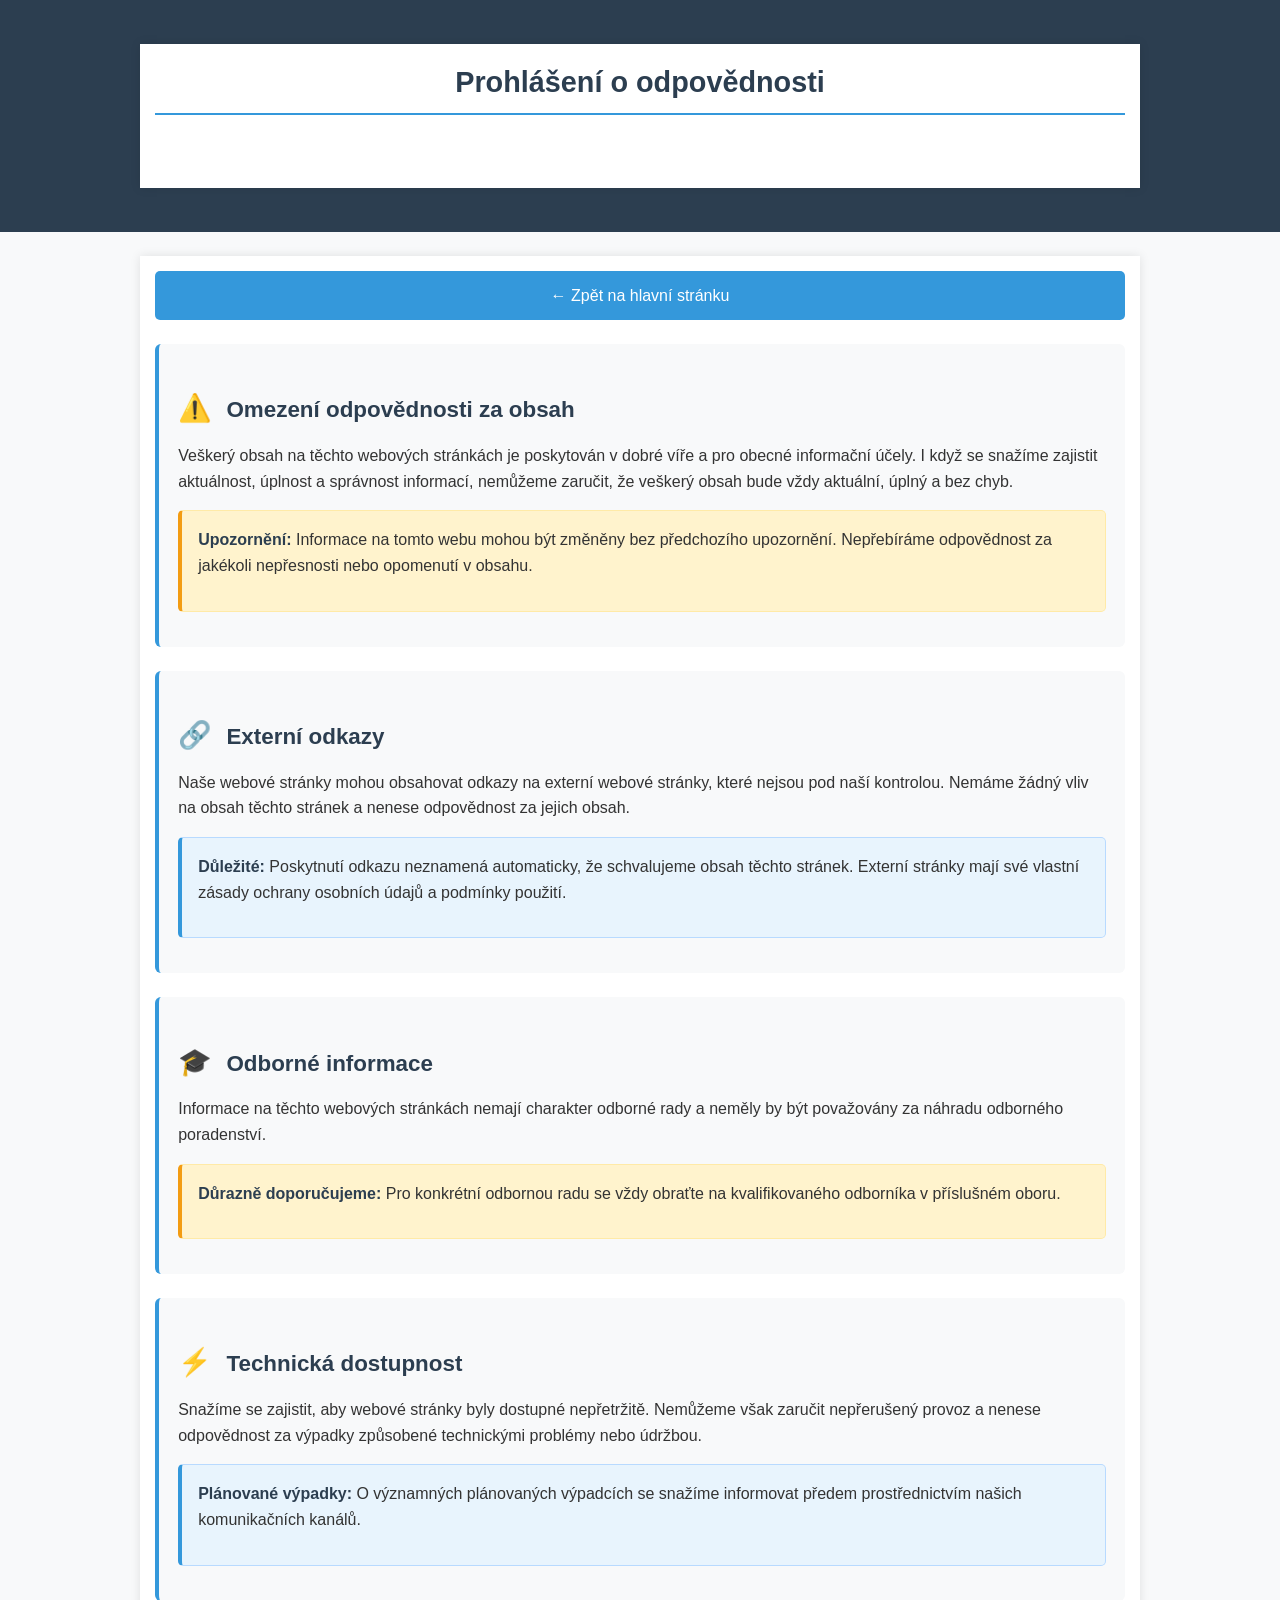
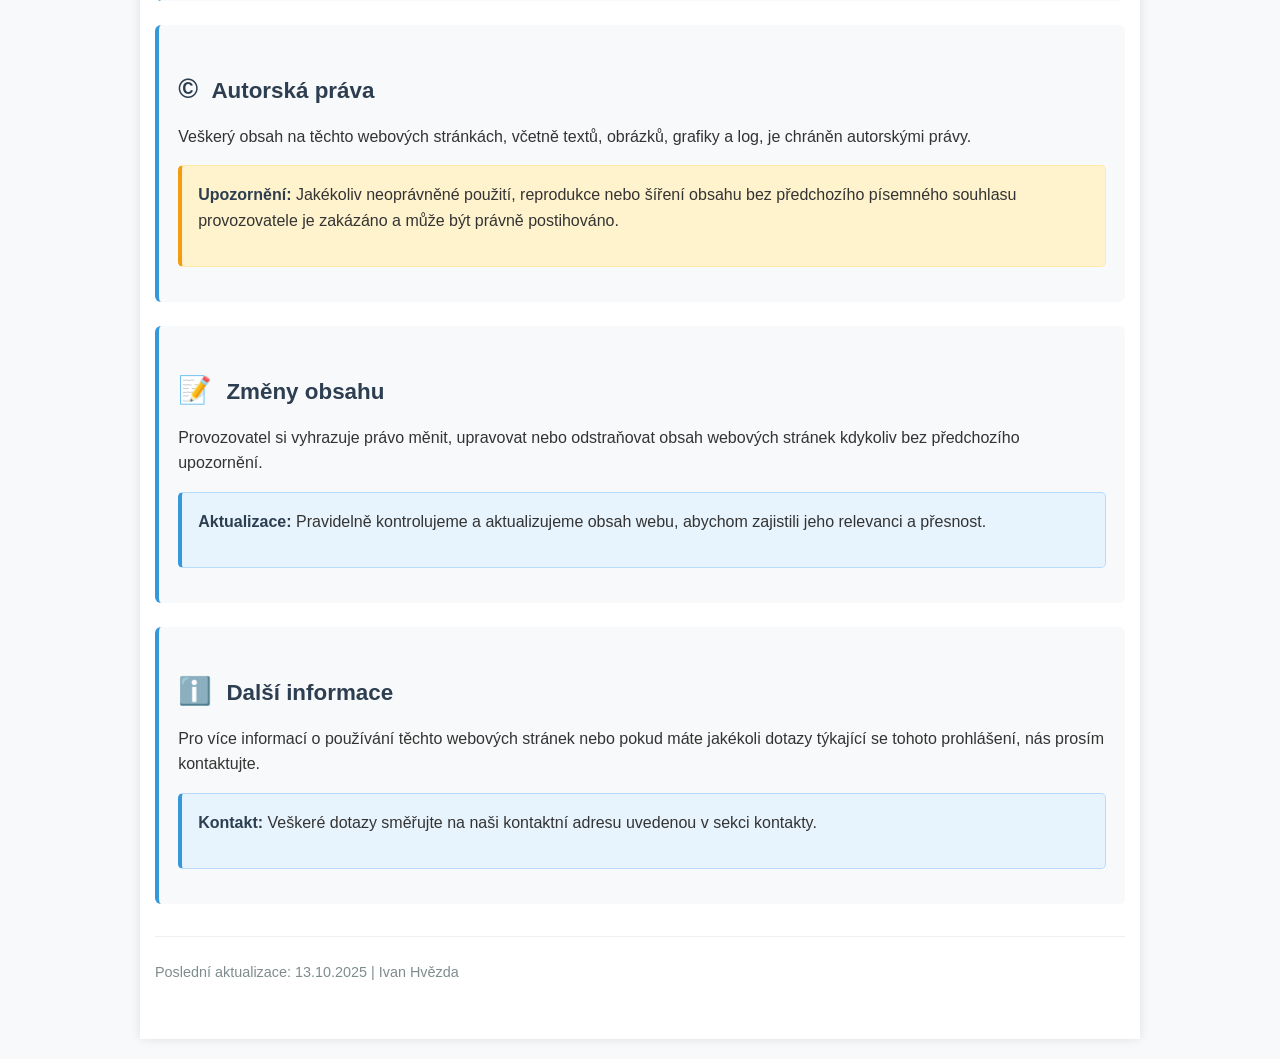
<file: prohlasenioodpovednosti.html>
<!DOCTYPE html>
<html lang="cs">
<head>
    <meta charset="UTF-8">
    <meta name="viewport" content="width=device-width, initial-scale=1.0">
    <title>Prohlášení o odpovědnosti | Vaswebhned</title>
    <style>
        * {
            margin: 0;
            padding: 0;
            box-sizing: border-box;
        }
        
        body {
            font-family: 'Segoe UI', Tahoma, Geneva, Verdana, sans-serif;
            line-height: 1.6;
            color: #333;
            background-color: #f8f9fa;
            font-size: 16px;
        }
        
        .container {
            max-width: 1000px;
            margin: 0 auto;
            padding: 15px;
            background: white;
            box-shadow: 0 0 10px rgba(0,0,0,0.1);
        }
        
        .header {
            background: #2c3e50;
            color: white;
            padding: 1.5rem 0;
            text-align: center;
            margin-bottom: 1.5rem;
        }
        
        .back-button {
            display: inline-block;
            background: #3498db;
            color: white;
            padding: 12px 20px;
            text-decoration: none;
            border-radius: 5px;
            font-weight: 500;
            transition: background 0.3s;
            margin-bottom: 1.5rem;
            font-size: 16px;
            width: 100%;
            text-align: center;
        }
        
        .back-button:hover {
            background: #2980b9;
        }
        
        h1 {
            color: #2c3e50;
            margin-bottom: 1rem;
            font-size: 1.8rem;
            border-bottom: 2px solid #3498db;
            padding-bottom: 0.5rem;
            word-wrap: break-word;
        }
        
        h2 {
            color: #2c3e50;
            margin: 1.5rem 0 0.8rem 0;
            font-size: 1.4rem;
            word-wrap: break-word;
        }
        
        h3 {
            color: #34495e;
            margin: 1.2rem 0 0.6rem 0;
            font-size: 1.2rem;
            word-wrap: break-word;
        }
        
        p {
            margin-bottom: 1rem;
            text-align: left;
            word-wrap: break-word;
        }
        
        ul {
            margin: 0.8rem 0;
            padding-left: 1.5rem;
        }
        
        li {
            margin-bottom: 0.5rem;
            word-wrap: break-word;
        }
        
        .section {
            margin-bottom: 1.5rem;
            padding: 1.2rem;
            background: #f8f9fa;
            border-radius: 6px;
            border-left: 4px solid #3498db;
        }
        
        .warning-box {
            background: #fff3cd;
            border: 1px solid #ffeaa7;
            border-left: 4px solid #f39c12;
            padding: 1rem;
            border-radius: 5px;
            margin: 1rem 0;
        }
        
        .info-box {
            background: #e8f4fd;
            border: 1px solid #b8daff;
            border-left: 4px solid #3498db;
            padding: 1rem;
            border-radius: 5px;
            margin: 1rem 0;
        }
        
        .footer {
            text-align: center;
            margin-top: 2rem;
            padding: 1.5rem 0;
            color: #7f8c8d;
            font-size: 0.9rem;
            border-top: 1px solid #ecf0f1;
        }
        
        /* Mobile first - velmi malé obrazovky */
        @media (max-width: 480px) {
            body {
                font-size: 15px;
                line-height: 1.5;
            }
            
            .container {
                padding: 10px;
                margin: 5px;
                box-shadow: none;
            }
            
            .header {
                padding: 1rem 0;
                margin: -10px -10px 1rem -10px;
                border-radius: 0;
            }
            
            h1 {
                font-size: 1.5rem;
                margin-bottom: 0.8rem;
            }
            
            h2 {
                font-size: 1.3rem;
                margin: 1.2rem 0 0.6rem 0;
            }
            
            h3 {
                font-size: 1.1rem;
            }
            
            .section {
                padding: 1rem;
                margin-bottom: 1rem;
            }
            
            .back-button {
                padding: 10px 15px;
                font-size: 15px;
                margin-bottom: 1rem;
            }
            
            .warning-box,
            .info-box {
                padding: 0.8rem;
                margin: 0.8rem 0;
            }
            
            ul {
                padding-left: 1.2rem;
            }
        }
        
        /* Střední obrazovky */
        @media (min-width: 481px) and (max-width: 768px) {
            .container {
                padding: 15px;
                margin: 10px;
            }
            
            h1 {
                font-size: 1.6rem;
            }
        }
        
        /* Velké obrazovky */
        @media (min-width: 769px) {
            .container {
                margin-top: 20px;
                margin-bottom: 20px;
            }
        }
        
        /* Zajištění čitelnosti na velmi malých zařízeních */
        @media (max-width: 360px) {
            body {
                font-size: 14px;
            }
            
            .container {
                padding: 8px;
            }
            
            h1 {
                font-size: 1.3rem;
            }
            
            h2 {
                font-size: 1.2rem;
            }
            
            h3 {
                font-size: 1.1rem;
            }
            
            .section {
                padding: 0.8rem;
            }
            
            .warning-box,
            .info-box {
                padding: 0.7rem;
            }
        }
        
        /* Zvýraznění důležitých částí */
        strong {
            color: #2c3e50;
        }
        
        /* Zlepšení čitelnosti dlouhých slov */
        .break-word {
            word-break: break-word;
            overflow-wrap: break-word;
        }
        
        /* Ikony pro důležité sekce */
        .section-icon {
            margin-right: 8px;
            font-size: 1.2em;
        }
    </style>
</head>
<body>
    <div class="header">
        <div class="container">
            <h1>Prohlášení o odpovědnosti</h1>
            <p>Disclaimer</p>
        </div>
    </div>

    <div class="container">
        <a href="index.html" class="back-button">← Zpět na hlavní stránku</a>

        <div class="section">
            <h2><span class="section-icon">⚠️</span> Omezení odpovědnosti za obsah</h2>
            <p>Veškerý obsah na těchto webových stránkách je poskytován v dobré víře a pro obecné informační účely. I když se snažíme zajistit aktuálnost, úplnost a správnost informací, nemůžeme zaručit, že veškerý obsah bude vždy aktuální, úplný a bez chyb.</p>
            
            <div class="warning-box">
                <p><strong>Upozornění:</strong> Informace na tomto webu mohou být změněny bez předchozího upozornění. Nepřebíráme odpovědnost za jakékoli nepřesnosti nebo opomenutí v obsahu.</p>
            </div>
        </div>

        <div class="section">
            <h2><span class="section-icon">🔗</span> Externí odkazy</h2>
            <p>Naše webové stránky mohou obsahovat odkazy na externí webové stránky, které nejsou pod naší kontrolou. Nemáme žádný vliv na obsah těchto stránek a nenese odpovědnost za jejich obsah.</p>
            
            <div class="info-box">
                <p><strong>Důležité:</strong> Poskytnutí odkazu neznamená automaticky, že schvalujeme obsah těchto stránek. Externí stránky mají své vlastní zásady ochrany osobních údajů a podmínky použití.</p>
            </div>
        </div>

        <div class="section">
            <h2><span class="section-icon">🎓</span> Odborné informace</h2>
            <p>Informace na těchto webových stránkách nemají charakter odborné rady a neměly by být považovány za náhradu odborného poradenství.</p>
            
            <div class="warning-box">
                <p><strong>Důrazně doporučujeme:</strong> Pro konkrétní odbornou radu se vždy obraťte na kvalifikovaného odborníka v příslušném oboru.</p>
            </div>
        </div>

        <div class="section">
            <h2><span class="section-icon">⚡</span> Technická dostupnost</h2>
            <p>Snažíme se zajistit, aby webové stránky byly dostupné nepřetržitě. Nemůžeme však zaručit nepřerušený provoz a nenese odpovědnost za výpadky způsobené technickými problémy nebo údržbou.</p>
            
            <div class="info-box">
                <p><strong>Plánované výpadky:</strong> O významných plánovaných výpadcích se snažíme informovat předem prostřednictvím našich komunikačních kanálů.</p>
            </div>
        </div>

        <div class="section">
            <h2><span class="section-icon">©️</span> Autorská práva</h2>
            <p>Veškerý obsah na těchto webových stránkách, včetně textů, obrázků, grafiky a log, je chráněn autorskými právy.</p>
            
            <div class="warning-box">
                <p><strong>Upozornění:</strong> Jakékoliv neoprávněné použití, reprodukce nebo šíření obsahu bez předchozího písemného souhlasu provozovatele je zakázáno a může být právně postihováno.</p>
            </div>
        </div>

        <div class="section">
            <h2><span class="section-icon">📝</span> Změny obsahu</h2>
            <p>Provozovatel si vyhrazuje právo měnit, upravovat nebo odstraňovat obsah webových stránek kdykoliv bez předchozího upozornění.</p>
            
            <div class="info-box">
                <p><strong>Aktualizace:</strong> Pravidelně kontrolujeme a aktualizujeme obsah webu, abychom zajistili jeho relevanci a přesnost.</p>
            </div>
        </div>

        <div class="section">
            <h2><span class="section-icon">ℹ️</span> Další informace</h2>
            <p>Pro více informací o používání těchto webových stránek nebo pokud máte jakékoli dotazy týkající se tohoto prohlášení, nás prosím kontaktujte.</p>
            
            <div class="info-box">
                <p><strong>Kontakt:</strong> Veškeré dotazy směřujte na naši kontaktní adresu uvedenou v sekci kontakty.</p>
            </div>
        </div>

        <div class="footer">
            <p>Poslední aktualizace: 13.10.2025 | Ivan Hvězda</p>
        </div>
    </div>
</body>

</html>
</file>
